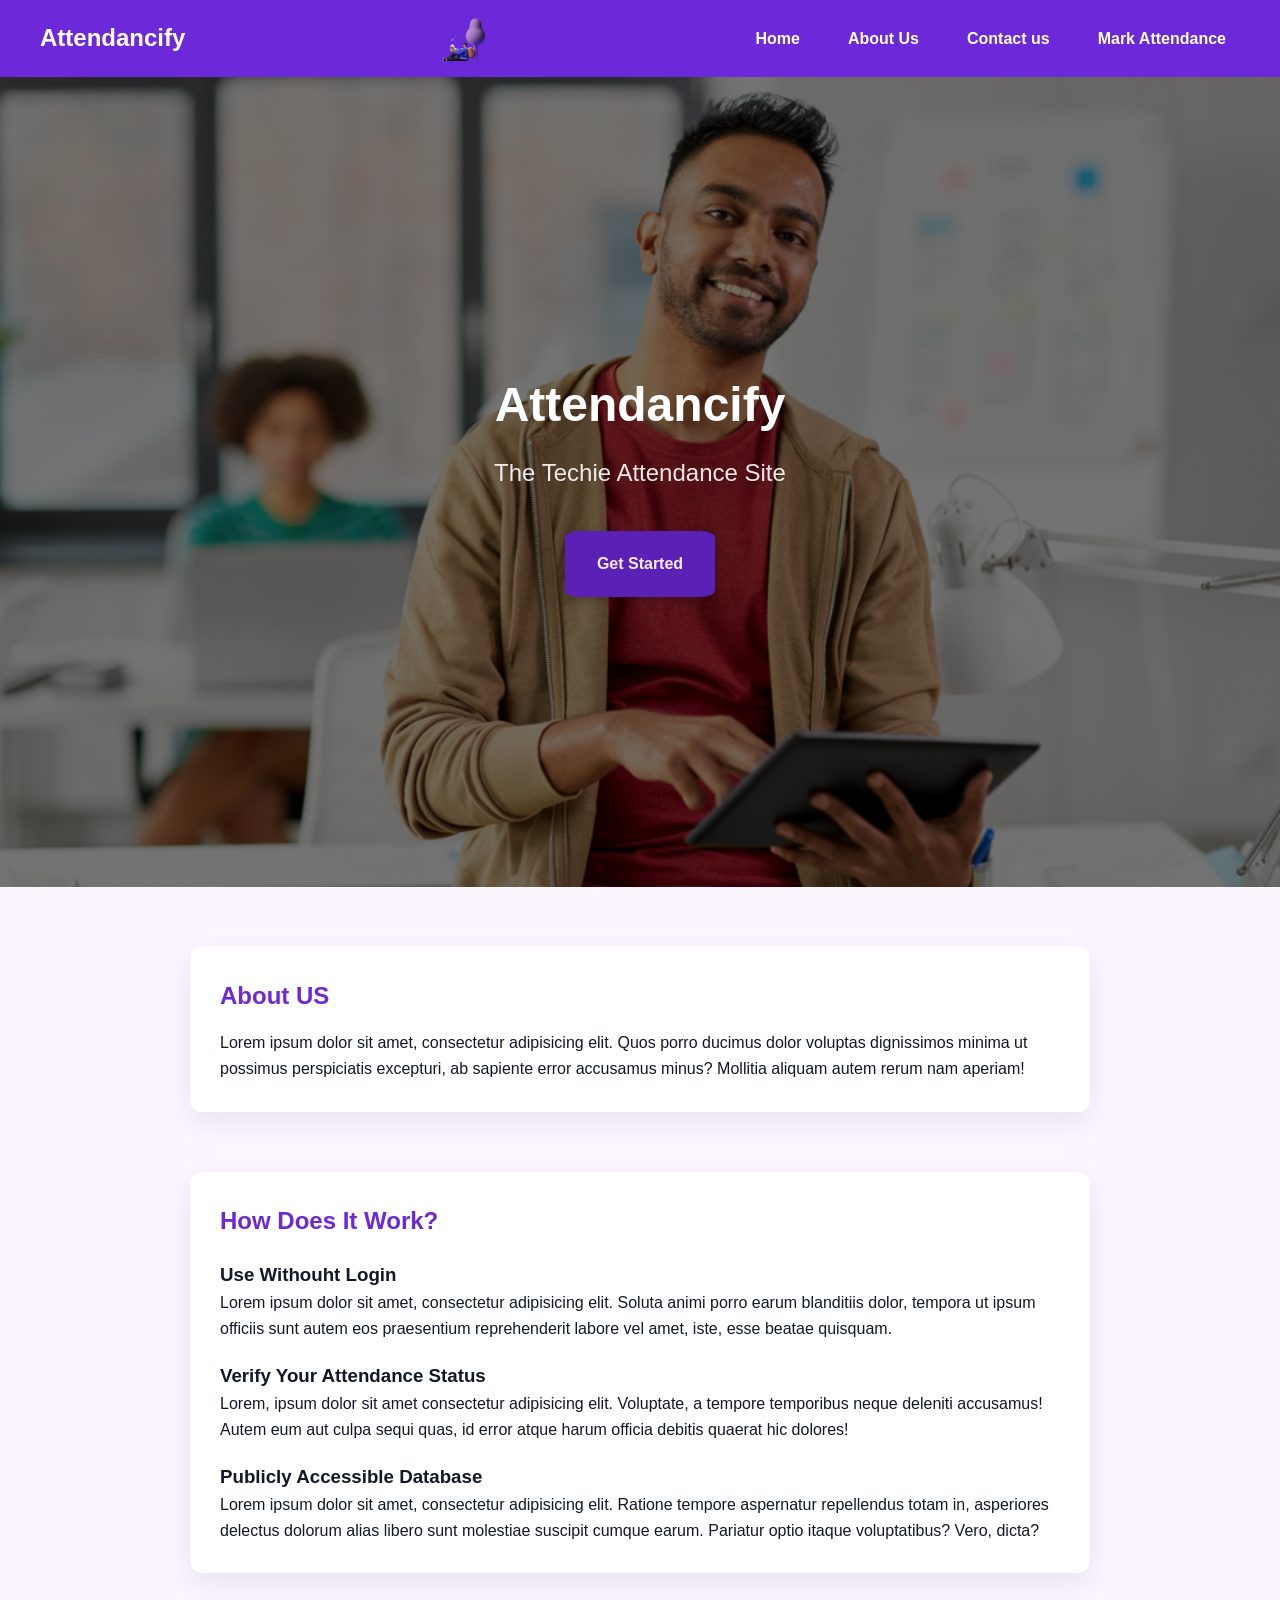
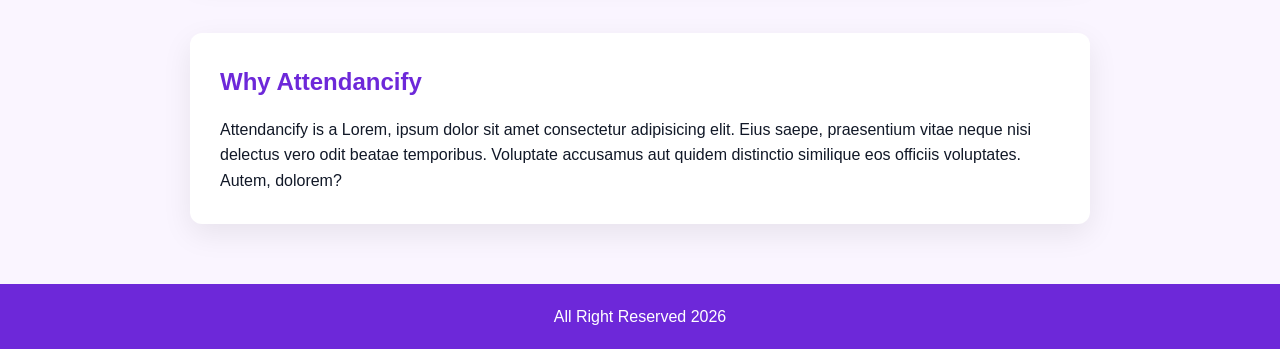
<file: attendance_flask/templates/index.html>
<!DOCTYPE html>
<html>
    <head>
        <title>Attendancify</title>
        <link rel="stylesheet" href="../static/style.css">
    </head>
    <body>
        <header class="header">
            <h1 class="logo-text">Attendancify</h1>
            <img src="../static/assets/logo.png" alt="Attendancify Logo">
        
            <nav>
                <ul class="nav-links">
                    <li><a href="#">Home</a></li>
                    <li><a href="#">About Us</a></li>
                    <li><a href="#">Contact us</a></li>
                    <li><a href="/attendance">Mark Attendance</a></li>
                </ul>
            </nav>
        </header>
        
        <main>
            <header class="hero">
                <h1>Attendancify</h1>
                <h2>The Techie Attendance Site</h2>
                <a href="/attendance">Get Started</a>
            </header>
            <section>
                <h2>About US</h2>
                <p>Lorem ipsum dolor sit amet, consectetur adipisicing elit. Quos porro ducimus dolor voluptas dignissimos minima ut possimus perspiciatis excepturi, ab sapiente error accusamus minus? Mollitia aliquam autem rerum nam aperiam!</p>
            </section>

            <section>
                <h2>How Does It Work?</h2>
                <article>
                    <h3>Use Withouht Login</h3>
                    <p>Lorem ipsum dolor sit amet, consectetur adipisicing elit. Soluta animi porro earum blanditiis dolor, tempora ut ipsum officiis sunt autem eos praesentium reprehenderit labore vel amet, iste, esse beatae quisquam.</p>
                </article>
                <article>
                    <h3>Verify Your Attendance Status</h3>
                    <p>Lorem, ipsum dolor sit amet consectetur adipisicing elit. Voluptate, a tempore temporibus neque deleniti accusamus! Autem eum aut culpa sequi quas, id error atque harum officia debitis quaerat hic dolores!</p>
                </article>
                <article>
                    <h3>Publicly Accessible Database</h3>
                    <p>Lorem ipsum dolor sit amet, consectetur adipisicing elit. Ratione tempore aspernatur repellendus totam in, asperiores delectus dolorum alias libero sunt molestiae suscipit cumque earum. Pariatur optio itaque voluptatibus? Vero, dicta?</p>
                </article>
            </section>

            <section>
                <h2>Why Attendancify</h2>
                <p>Attendancify is a Lorem, ipsum dolor sit amet consectetur adipisicing elit. Eius saepe, praesentium vitae neque nisi delectus vero odit beatae temporibus. Voluptate accusamus aut quidem distinctio similique eos officiis voluptates. Autem, dolorem?</p>
            </section>
        </main>
    <footer>
        <p>All Right Reserved 2026</p>
    </footer>
    </body>
</html>
</file>
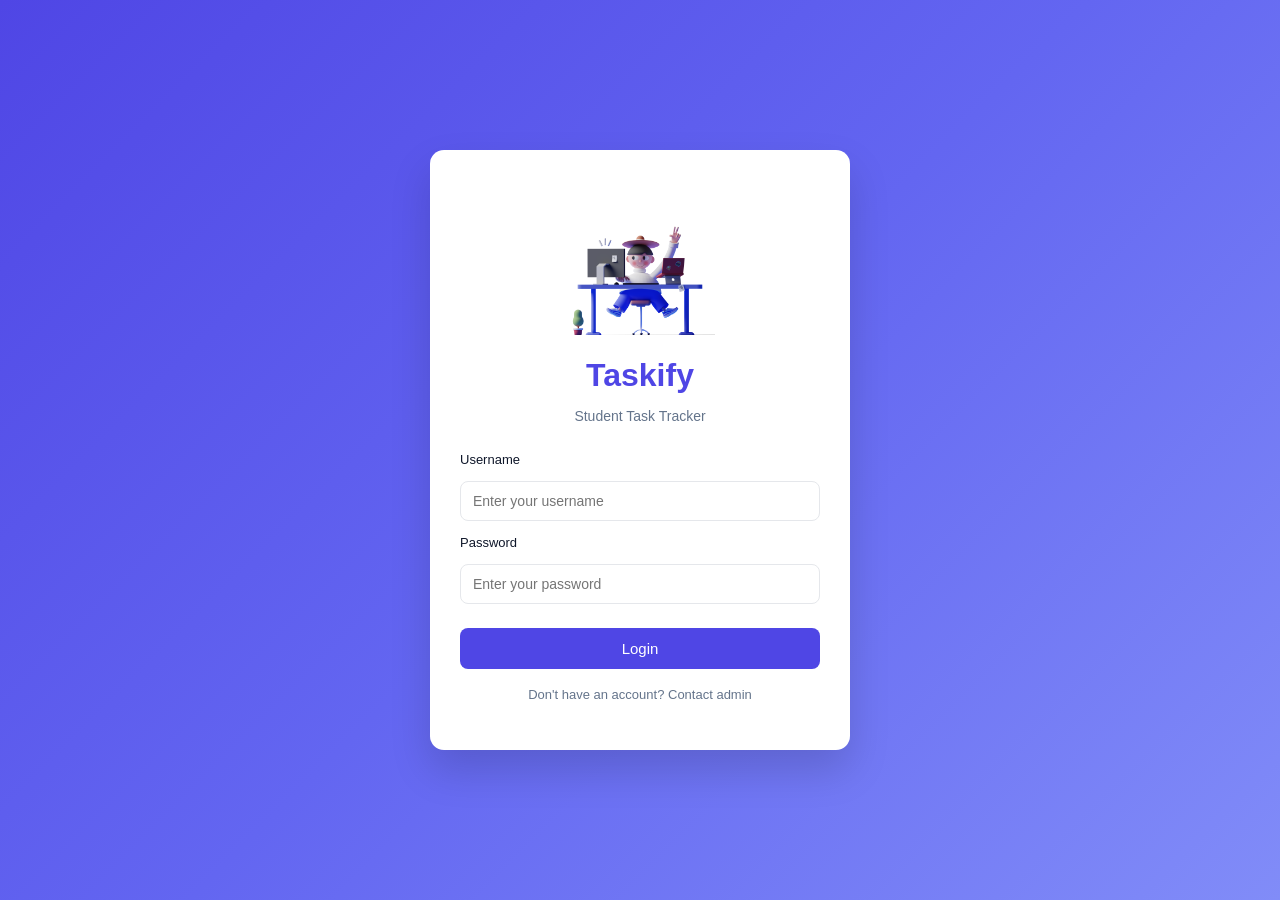
<file: Taskify/templates/login page.html>
<!DOCTYPE html>
<html lang="en">
<head>
    <meta charset="UTF-8">
        <title>Taskify | Login</title>
    <link rel="stylesheet" href="../static/styles.css">
</head>
<body>

    <div class="login-box">

    </div>
<div class="login-container">


    <div class="login-card">
        <img src="../static/assets/computerman.png" class="img" alt="taskify img">

        
        <h1> Taskify</h1>
        <p class="subtitle">Student Task Tracker</p>
        

        <form>
            <label>Username</label>
            <input type="text" placeholder="Enter your username">

            <label>Password</label>
            <input type="password" placeholder="Enter your password">

            <button>Login</button>
        </form>

        <p class="footer-text">Don't have an account? Contact admin</p>
    </div>

</div>

</body>
</html>
</file>
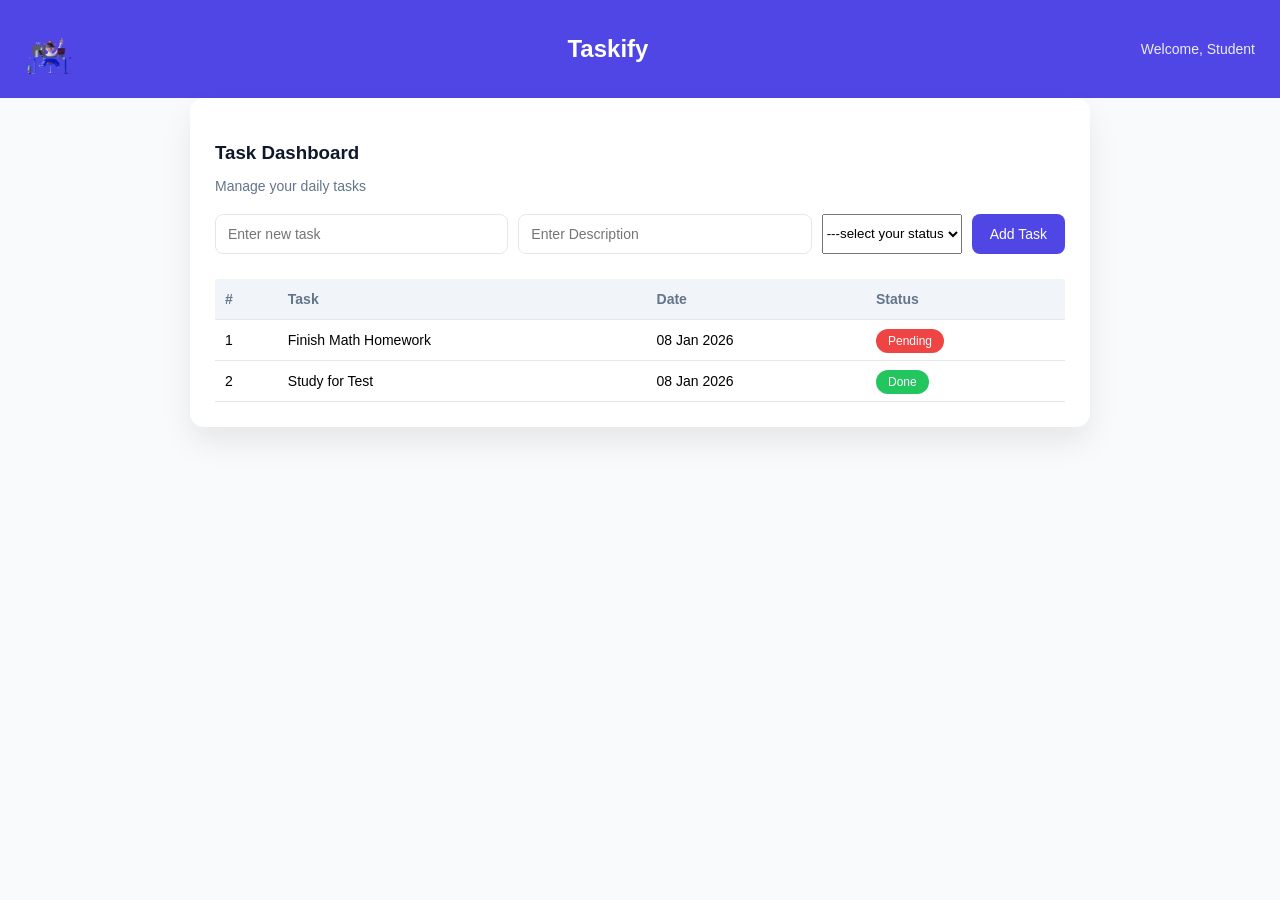
<file: Taskify/templates/task.html>
<!DOCTYPE html>
<html lang="en">
<head>
    <meta charset="UTF-8">
    <title>Taskify | Dashboard</title>
    <link rel="stylesheet" href="../static/task.css">
</head>
<body>

<!-- NAVBAR -->
<nav class="navbar">
     <img src="../static/assets/computerman.png" class="img" alt="taskify img">
    <h2>Taskify</h2>
    <span class="user">Welcome, Student</span>
</nav>

<!-- MAIN -->
<div class="container">

    <div class="card">

        <h3>Task Dashboard</h3>
        <p class="subtitle">Manage your daily tasks</p>

        <!-- ADD TASK -->
        <form class="task-form">
            <input type="text" placeholder="Enter new task">
            <input type="text" placeholder="Enter Description">
            <select id=status name="status">
                <label>Select Your Status</label>
                <option>---select your status</option>
                <option for= status value="pending">Pending</option>
                <option for= status value="done">Done</option>
                

            </select>
            <button>Add Task</button>
        </form>

        <!-- TASK TABLE -->
        <table class="task-table">
            <thead>
                <tr>
                    <th>#</th>
                    <th>Task</th>
                    <th>Date</th>
                    <th>Status</th>
                </tr>
            </thead>
            <tbody>
                <tr>
                    <td>1</td>
                    <td>Finish Math Homework</td>
                    <td>08 Jan 2026</td>
                    <td><span class="badge pending">Pending</span></td>
                </tr>
                <tr>
                    <td>2</td>
                    <td>Study for Test</td>
                    <td>08 Jan 2026</td>
                    <td><span class="badge done">Done</span></td>
                </tr>
            </tbody>
        </table>

    </div>

</div>

</body>
</html>
</file>
<file: attendance_flask/static/style.css>
* {
  margin: 0;
  padding: 0;
  box-sizing: border-box;
}

body {
  font-family: "Segoe UI", Arial, sans-serif;
  background-color: #FAF5FF;
  color: #111827;
  line-height: 1.6;
}

.header {
  display: flex;
  align-items: center;
  justify-content: space-between;
  padding: 16px 40px;
  background-color: #6D28D9;
}

.header h1 {
  color: white;
  font-size: 24px;
}

.header img {
  height: 45px;
}

nav ul {
  list-style: none;
  display: flex;
  gap: 20px;
}

nav a {
  color: white;
  text-decoration: none;
  font-weight: 600;
  padding: 8px 14px;
  border-radius: 6px;
  transition: background 0.3s;
}

nav a:hover {
  background-color: #5B21B6;
}

main > header {
  height: 90vh;
  background-image: url("../static/assets/strategic84.png");
  background-size: cover;
  background-position: center;
  display: flex;
  flex-direction: column;
  justify-content: center;
  align-items: center;
  text-align: center;
  color: white;
  position: relative;
}


main > header::before {
  content: "";
  position: absolute;
  inset: 0;
  background: rgba(0, 0, 0, 0.55);
}

main > header * {
  position: relative;
}

main > header h1 {
  font-size: 3rem;
  margin-bottom: 10px;
}

main > header h2 {
  font-weight: 400;
  opacity: 0.9;
}

section {
  max-width: 900px;
  margin: 60px auto;
  padding: 30px;
  background: white;
  border-radius: 12px;
  box-shadow: 0 10px 30px rgba(0,0,0,0.08);
}

section h2 {
  color: #6D28D9;
  margin-bottom: 15px;
}


article {
  margin-top: 20px;
}

footer {
  background: #6D28D9;
  color: white;
  text-align: center;
  padding: 20px;
  margin-top: 60px;
}

form {
  
}

label {
  display: block;
  margin-top: 15px;
  font-weight: 600;
}

input[type="text"] {
  width: 100%;
  padding: 10px;
  margin-top: 6px;
  border-radius: 6px;
  border: 1px solid #ccc;
}

fieldset {
  margin-top: 20px;
  border: none;
}

fieldset label {
  margin-right: 15px;
}

button {
  margin-top: 25px;
  width: 100%;
  padding: 12px;
  background: #6D28D9;
  color: white;
  border: none;
  border-radius: 8px;
  font-size: 16px;
  cursor: pointer;
}

button:hover {
  background: #5B21B6;
}


.hero a{
  background-color:#5B21B6;
  width:150px;
  padding: 20px;
  margin-top:3%;
  padding-top:20px;
  font-size:medium;
  box-shadow:0 4px 10px rgba(0, 0, 0, 0.2);
  font-weight: bold;
  border-radius: 10%;
  color: rgb(247, 236, 255);
  text-decoration:None;
}

.hero a:hover{
  box-shadow:0 4px 10px #5B21B6;
}

.markheader{
  height: 90vh;
  background-image: url("../static/assets/strategic84.png");
  background-size: cover;
  height:250px;
  background-position: center;
  display: flex;
  flex-direction: column;
  justify-content: center;
  align-items: center;
  text-align: center;
  color: white;
  position: relative;

}
</file>
<file: Taskify/static/styles.css>
:root {
    --primary: #4F46E5;
    --primary-hover: #4338CA;
    --bg-main: #F8FAFC;
    --bg-card: #FFFFFF;
    --text-main: #0F172A;
    --text-muted: #64748B;
    --border-soft: #E5E7EB;
}

/* RESET */
* {
    box-sizing: border-box;
    font-family: 'Gill Sans', 'Gill Sans MT', Calibri, 'Trebuchet MS', sans-serif;
}

html, body {
    height: 100%;
    margin: 0;
}

/* BACKGROUND LAYER (OPTIONAL IMAGE LATER) */
.login-box {
    position: fixed;
    inset: 0;
    background: linear-gradient(
        135deg,
        #4F46E5 0%,
        #6366F1 50%,
        #818CF8 100%
    );
    z-index: -1;
}

/* CENTER CONTAINER */
.login-container {
    height: 100vh;
    display: flex;
    justify-content: center;
    align-items: center;
    
}

/* IMG */
.img {
    width: 150px;          /* change this to 60px, 80px, 120px if you want */
    display: block;
    margin: 0 auto 15px;  /* center + space below image */
}

/* LOGIN CARD */
.login-card {
    background: var(--bg-card);
    width: 100%;
    max-width: 420px;
    padding: 35px 30px;
    border-radius: 14px;
    box-shadow: 0 20px 40px rgba(0,0,0,0.15);
}

/* HEADINGS */
.login-card h1 {
    text-align: center;
    color: var(--primary);
    margin-bottom: 6px;
}

.subtitle {
    text-align: center;
    color: var(--text-muted);
    margin-bottom: 28px;
    font-size: 14px;
    font-family: 'Gill Sans', 'Gill Sans MT', Calibri, 'Trebuchet MS', sans-serif;
    
}

/* FORM */
form {
    display: flex;
    flex-direction: column;
    gap: 14px;
    font-family: 'Gill Sans', 'Gill Sans MT', Calibri, 'Trebuchet MS', sans-serif;
}

label {
    font-size: 13px;
    color: var(--text-main);
    font-family: 'Gill Sans', 'Gill Sans MT', Calibri, 'Trebuchet MS', sans-serif;
    font: bolder;
}

input {
    padding: 11px 12px;
    border-radius: 8px;
    border: 1px solid var(--border-soft);
    font-size: 14px;
    outline: none;
    transition: 0.2s;
}

input:focus {
    border-color: var(--primary);
    box-shadow: 0 0 0 2px rgba(79,70,229,0.15);
}

/* BUTTON */
button {
    margin-top: 10px;
    background: var(--primary);
    color: white;
    border: none;
    padding: 12px;
    border-radius: 8px;
    font-size: 15px;
    cursor: pointer;
    transition: 0.2s;
}

button:hover {
    background: var(--primary-hover);
}

/* FOOTER TEXT */
.footer-text {
    margin-top: 18px;
    text-align: center;
    font-size: 13px;
    color: var(--text-muted);
}

/* MOBILE OPTIMIZATION */
@media (max-width: 480px) {
    .login-card {
        padding: 28px 22px;
    }
}
</file>
<file: Taskify/static/task.css>
:root {
    --primary: #4F46E5;
    --primary-hover: #4338CA;
    --bg-main: #F8FAFC;
    --bg-card: #FFFFFF;
    --text-main: #0F172A;
    --text-muted: #64748B;
    --border-soft: #E5E7EB;
    --success: #22C55E;
    --danger: #EF4444;
}

* {
    box-sizing: border-box;
    font-family: "Segoe UI", Tahoma, sans-serif;
}

body {
    margin: 0;
    background: var(--bg-main);
}

/* NAVBAR */
.navbar {
    background: var(--primary);
    color: white;
    padding: 15px 25px;
    display: flex;
    justify-content: space-between;
    align-items: center;
}

.user {
    font-size: 14px;
    opacity: 0.9;
}

/* CONTAINER */
.container {
    padding: ;
    display: flex;
    justify-content: center;
}



/* IMG */
.img {
    width: 50px;          /* change this to 60px, 80px, 120px if you want */
      /* center + space below image */
}
/* CARD */
.card {
    background: var(--bg-card);
    width: 100%;
    max-width: 900px;
    padding: 25px;
    border-radius: 14px;
    box-shadow: 0 15px 30px rgba(0,0,0,0.08);
}

.card h3 {
    margin-bottom: 5px;
    color: var(--text-main);
}

.subtitle {
    color: var(--text-muted);
    margin-bottom: 20px;
    font-size: 14px;
}

/* FORM */
.task-form {
    display: flex;
    gap: 10px;
    margin-bottom: 25px;
}

.task-form input {
    flex: 1;
    padding: 11px 12px;
    border-radius: 8px;
    border: 1px solid var(--border-soft);
    font-size: 14px;
    outline: none;
}

.task-form input:focus {
    border-color: var(--primary);
    box-shadow: 0 0 0 2px rgba(79,70,229,0.15);
}

button {
    background: var(--primary);
    color: white;
    border: none;
    padding: 11px 18px;
    border-radius: 8px;
    font-size: 14px;
    cursor: pointer;
}

button:hover {
    background: var(--primary-hover);
}

/* TABLE */
.task-table {
    width: 100%;
    border-collapse: collapse;
    font-size: 14px;
}

.task-table th,
.task-table td {
    padding: 12px 10px;
    border-bottom: 1px solid var(--border-soft);
    text-align: left;
}

.task-table th {
    background: #F1F5F9;
    color: var(--text-muted);
}

/* BADGES */
.badge {
    padding: 5px 12px;
    border-radius: 20px;
    font-size: 12px;
    color: white;
}

.pending {
    background: var(--danger);
}

.done {
    background: var(--success);
}

/* MOBILE */
@media (max-width: 600px) {
    .task-form {
        flex-direction: column;
    }
}
</file>
